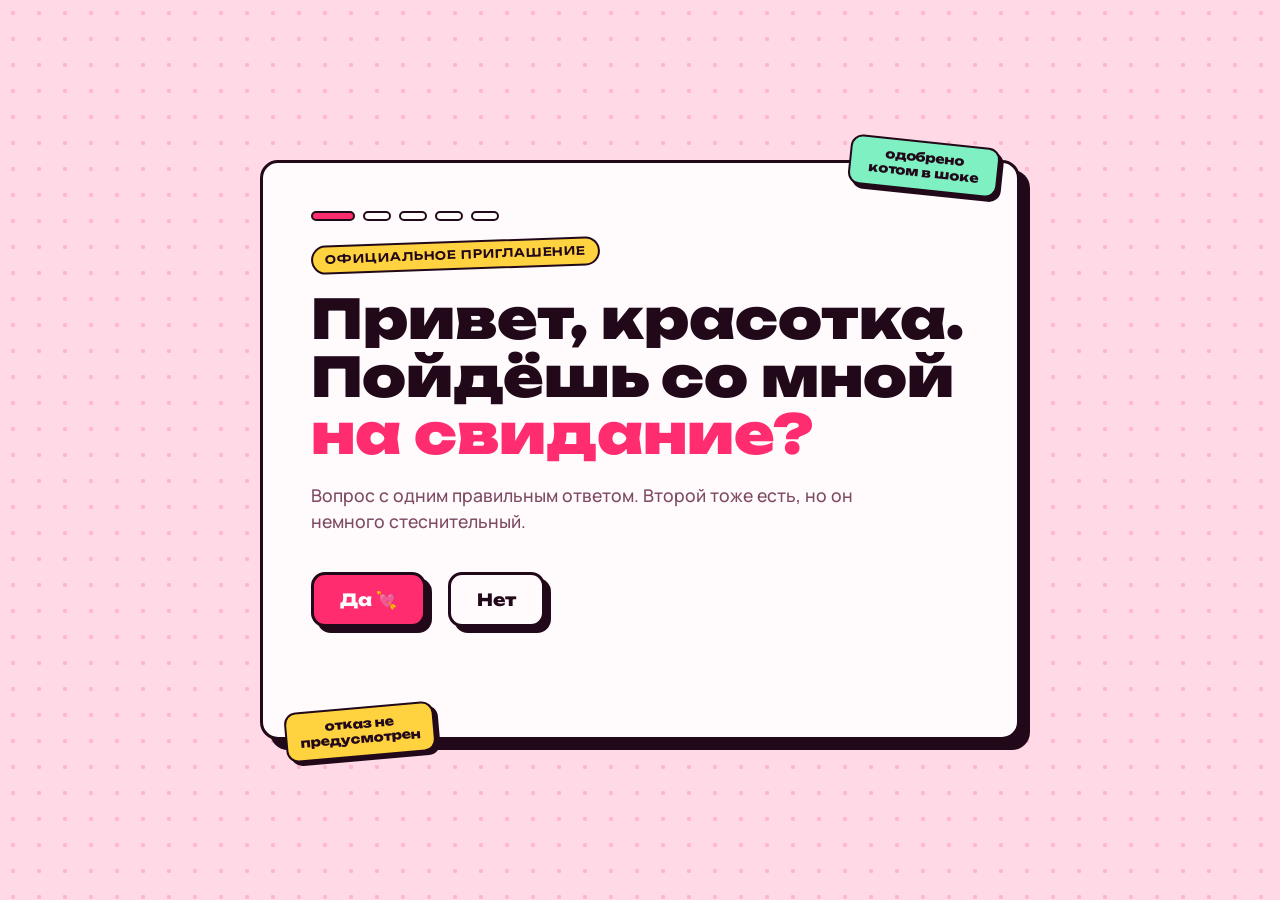
<file: index.html>
<!doctype html>
<html lang="ru">
<head>
<meta charset="utf-8">
<meta name="viewport" content="width=device-width, initial-scale=1, viewport-fit=cover">
<title>Пойдёшь на свидание?</title>
<link rel="preconnect" href="https://fonts.googleapis.com">
<link rel="preconnect" href="https://fonts.gstatic.com" crossorigin>
<link rel="stylesheet" href="https://fonts.googleapis.com/css2?family=Unbounded:wght@600;800;900&family=Manrope:wght@500;700;800&display=swap">
<link rel="stylesheet" href="assets/style.css">
<link rel="prefetch" href="plan.html">
<script src="assets/app.js" defer></script>
</head>
<body data-page="ask">
<main class="stage">
  <div class="sheet">
    <span class="sticker sticker--a" aria-hidden="true">одобрено котом в шоке</span>
    <span class="sticker sticker--b" aria-hidden="true">отказ не предусмотрен</span>
    <section class="step" aria-labelledby="askTitle">
      <ol class="progress" aria-label="Шаг 1 из 5">
        <li class="is-current" aria-current="step"></li><li></li><li></li><li></li><li></li>
      </ol>
      <span class="eyebrow">Официальное приглашение</span>
      <h1 id="askTitle"><span id="greeting">Привет, красотка.</span><br>Пойдёшь со мной <span class="hl">на свидание?</span></h1>
      <p class="lead">Вопрос с одним правильным ответом. Второй тоже есть, но он немного стеснительный.</p>
      <div class="ask-row">
        <button class="btn btn--yes" id="yesBtn" type="button">Да 💘</button>
        <span class="no-slot" id="noSlot">
          <button class="btn" id="noBtn" type="button">Нет</button>
        </span>
      </div>
      <p class="taunt" id="taunt" aria-live="polite"></p>
      <p class="hint" id="hint" hidden>Подсказка: правильная кнопка розовая и становится всё больше 👈</p>
    </section>
  </div>
</main>
</body>
</html>
</file>
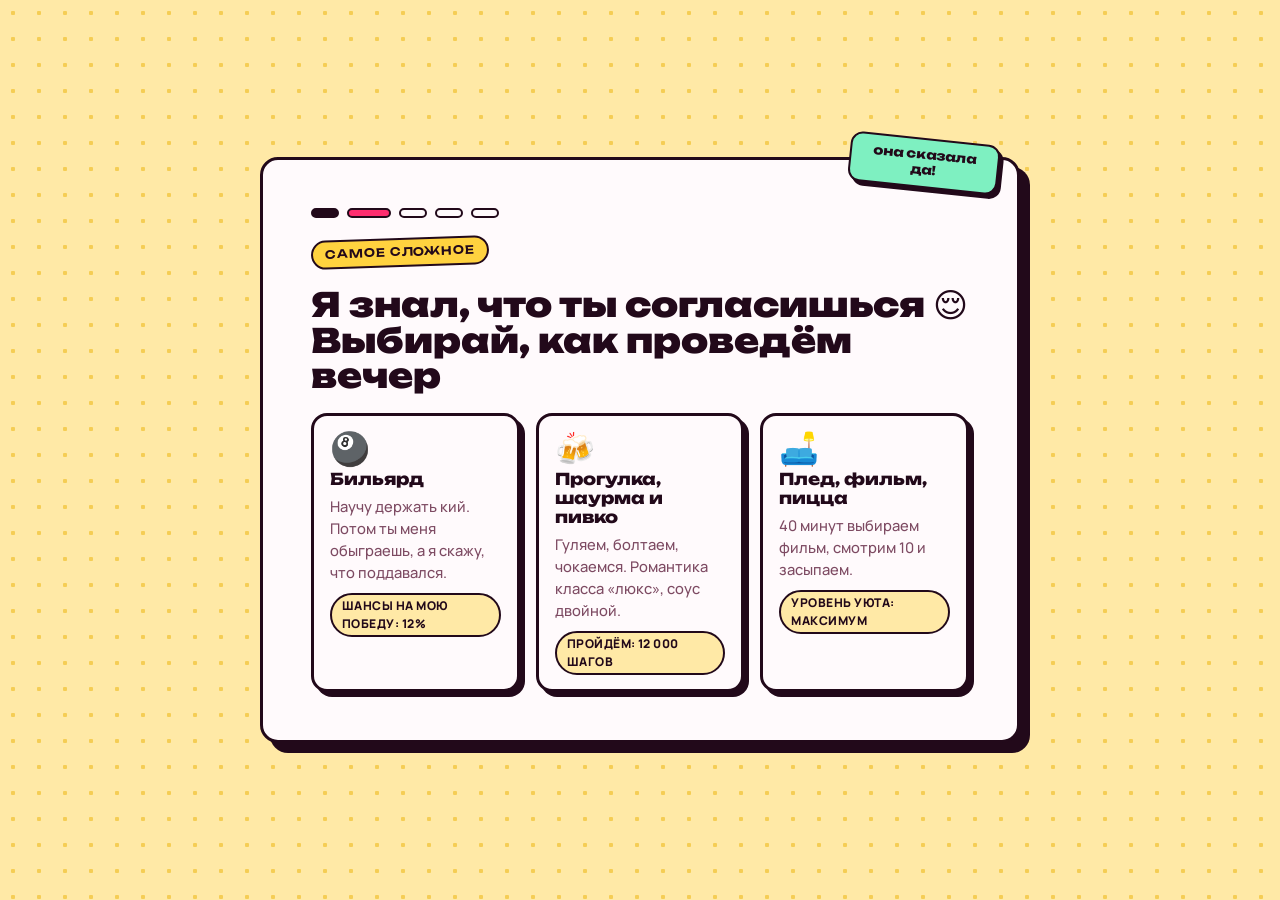
<file: done.html>
<!doctype html>
<html lang="ru">
<head>
<meta charset="utf-8">
<meta name="viewport" content="width=device-width, initial-scale=1, viewport-fit=cover">
<title>Свидание назначено!</title>
<link rel="preconnect" href="https://fonts.googleapis.com">
<link rel="preconnect" href="https://fonts.gstatic.com" crossorigin>
<link rel="stylesheet" href="https://fonts.googleapis.com/css2?family=Unbounded:wght@600;800;900&family=Manrope:wght@500;700;800&display=swap">
<link rel="stylesheet" href="assets/style.css">
<script src="assets/app.js" defer></script>
</head>
<body data-page="done">
<main class="stage">
  <div class="sheet">
    <span class="sticker sticker--a" aria-hidden="true">печать поставлена</span>
    <section class="step" aria-labelledby="doneTitle">
      <ol class="progress" aria-label="Шаг 5 из 5">
        <li class="is-done"></li><li class="is-done"></li><li class="is-done"></li><li class="is-done"></li><li class="is-current" aria-current="step"></li>
      </ol>
      <span class="eyebrow">Бронь подтверждена</span>
      <h2 id="doneTitle">Свидание назначено! 🎉</h2>
      <p class="lead">Сделай скриншот и отправь мне. Это теперь юридический документ.</p>
      <dl class="ticket">
        <div class="ticket-row"><dt>Билет</dt><dd class="ticket-no" id="tNo">№ 000001</dd></div>
        <div class="ticket-row"><dt>Что</dt><dd id="tWhat">—</dd></div>
        <div class="ticket-row"><dt>Когда</dt><dd id="tWhen">—</dd></div>
        <div class="ticket-row"><dt>Дресс-код</dt><dd>Красивая (уже выполнено)</dd></div>
        <div class="ticket-row"><dt>Попыток отказа</dt><dd id="tTries">0</dd></div>
        <div class="ticket-row"><dt>Попыток перенести</dt><dd id="tDodges">0</dd></div>
        <div class="ticket-row"><dt>От кого</dt><dd id="tFrom">Твой бармен</dd></div>
      </dl>
      <div class="actions">
        <button class="btn btn--yes" id="copyBtn" type="button">Скопировать мне ответ</button>
        <button class="btn btn--ghost" id="againBtn" type="button">Выбрать заново</button>
      </div>
      <p class="copied" id="copied" aria-live="polite"></p>
    </section>
  </div>
</main>
</body>
</html>
</file>
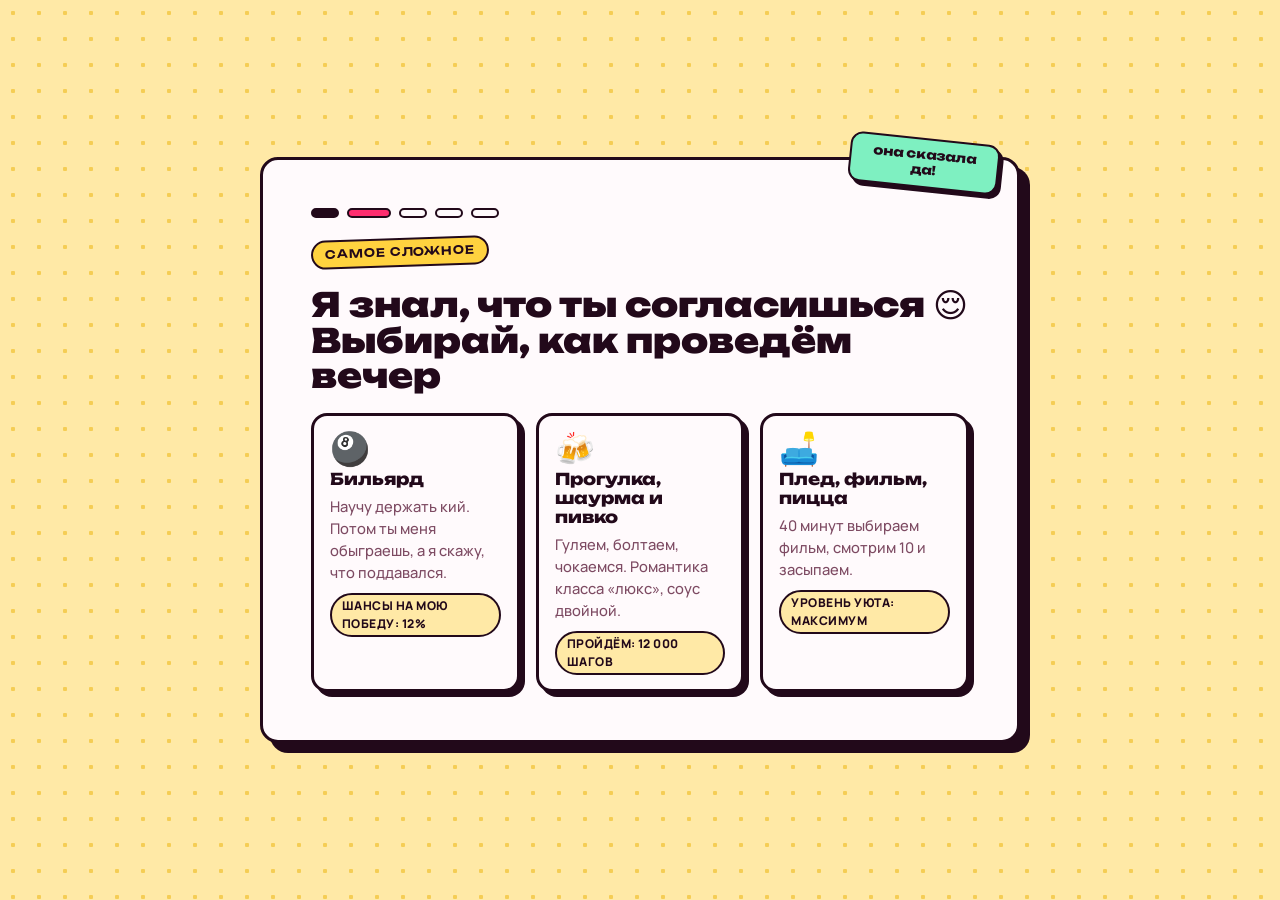
<file: plan.html>
<!doctype html>
<html lang="ru">
<head>
<meta charset="utf-8">
<meta name="viewport" content="width=device-width, initial-scale=1, viewport-fit=cover">
<title>Выбираем свидание</title>
<link rel="preconnect" href="https://fonts.googleapis.com">
<link rel="preconnect" href="https://fonts.gstatic.com" crossorigin>
<link rel="stylesheet" href="https://fonts.googleapis.com/css2?family=Unbounded:wght@600;800;900&family=Manrope:wght@500;700;800&display=swap">
<link rel="stylesheet" href="assets/style.css">
<link rel="prefetch" href="when.html">
<script src="assets/app.js" defer></script>
</head>
<body data-page="plan">
<main class="stage">
  <div class="sheet">
    <span class="sticker sticker--a" aria-hidden="true">она сказала да!</span>
    <section class="step" aria-labelledby="planTitle">
      <ol class="progress" aria-label="Шаг 2 из 5">
        <li class="is-done"></li><li class="is-current" aria-current="step"></li><li></li><li></li><li></li>
      </ol>
      <span class="eyebrow">Самое сложное</span>
      <h2 id="planTitle">Я знал, что ты согласишься 😌<br>Выбирай, как проведём вечер</h2>
      <div class="options" id="planOptions">
        <button class="option" type="button" data-plan="billiard">
          <span class="emoji" aria-hidden="true">🎱</span>
          <span class="name">Бильярд</span>
          <span class="joke">Научу держать кий. Потом ты меня обыграешь, а я скажу, что поддавался.</span>
          <span class="meter">Шансы на мою победу: 12%</span>
        </button>
        <button class="option" type="button" data-plan="walk">
          <span class="emoji" aria-hidden="true">🍻</span>
          <span class="name">Прогулка, шаурма и пивко</span>
          <span class="joke">Гуляем, болтаем, чокаемся. Романтика класса «люкс», соус двойной.</span>
          <span class="meter">Пройдём: 12 000 шагов</span>
        </button>
        <button class="option" type="button" data-plan="home">
          <span class="emoji" aria-hidden="true">🛋️</span>
          <span class="name">Плед, фильм, пицца</span>
          <span class="joke">40 минут выбираем фильм, смотрим 10 и засыпаем.</span>
          <span class="meter">Уровень уюта: максимум</span>
        </button>
      </div>
    </section>
  </div>
</main>
</body>
</html>
</file>
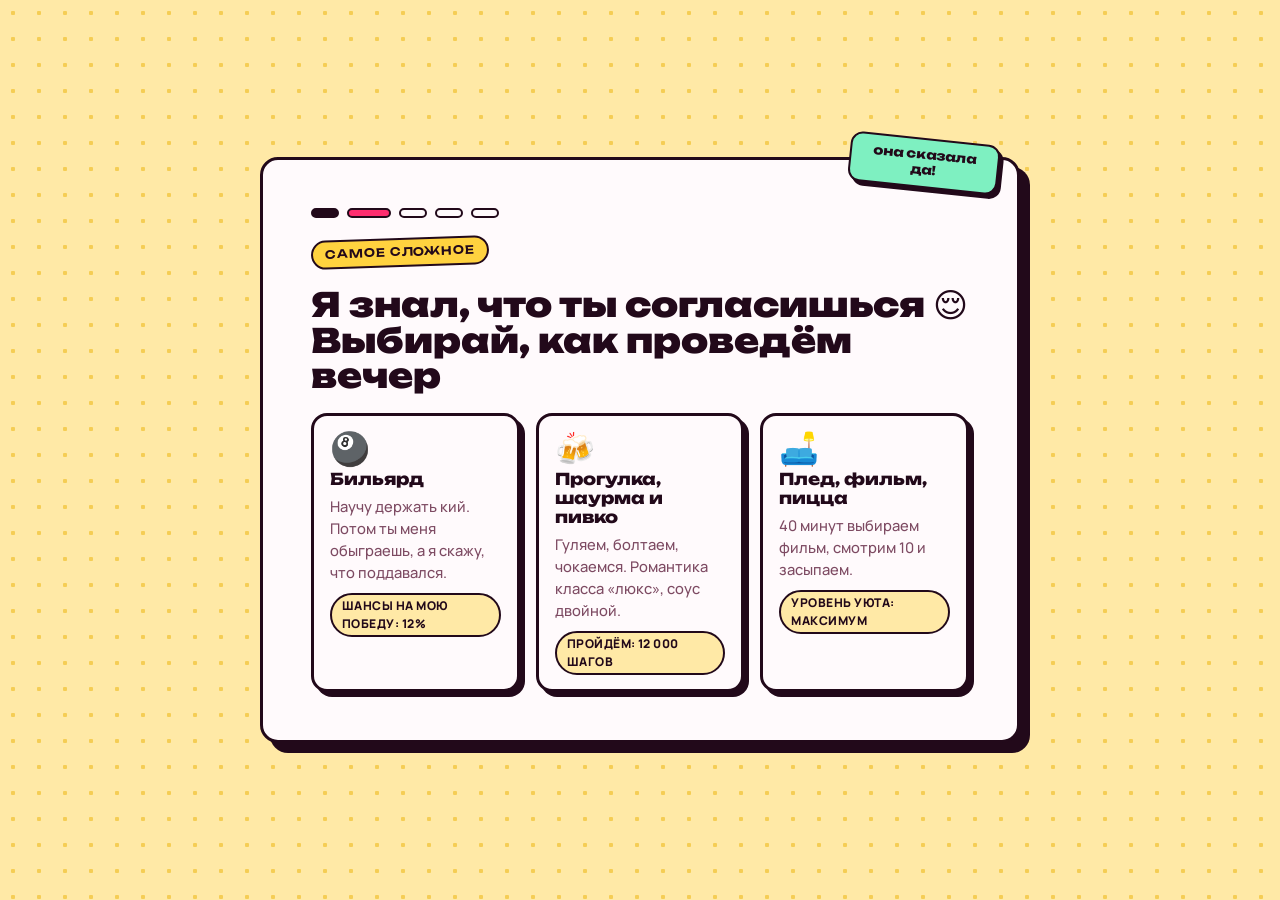
<file: time.html>
<!doctype html>
<html lang="ru">
<head>
<meta charset="utf-8">
<meta name="viewport" content="width=device-width, initial-scale=1, viewport-fit=cover">
<title>Во сколько?</title>
<link rel="preconnect" href="https://fonts.googleapis.com">
<link rel="preconnect" href="https://fonts.gstatic.com" crossorigin>
<link rel="stylesheet" href="https://fonts.googleapis.com/css2?family=Unbounded:wght@600;800;900&family=Manrope:wght@500;700;800&display=swap">
<link rel="stylesheet" href="assets/style.css">
<link rel="prefetch" href="done.html">
<script src="assets/app.js" defer></script>
</head>
<body data-page="time">
<main class="stage">
  <div class="sheet">
    <span class="sticker sticker--a" aria-hidden="true">ночь наша</span>
    <section class="step" aria-labelledby="timeTitle">
      <ol class="progress" aria-label="Шаг 4 из 5">
        <li class="is-done"></li><li class="is-done"></li><li class="is-done"></li><li class="is-current" aria-current="step"></li><li></li>
      </ol>
      <span class="eyebrow">Финишная прямая</span>
      <h2 id="timeTitle">Сегодня, значит сегодня 😎<br>Во сколько за тобой зайти?</h2>
      <div class="options options--time" id="timeOptions">
        <button class="option" type="button" data-time="21:00">
          <span class="clock">21:00</span>
          <span class="joke">Только стемнело. Всё по-взрослому.</span>
        </button>
        <button class="option" type="button" data-time="21:30">
          <span class="clock">21:30</span>
          <span class="joke">Успею побриться и надушиться.</span>
        </button>
        <button class="option" type="button" data-time="22:00">
          <span class="clock">22:00</span>
          <span class="joke">Город наш, фонари включены.</span>
        </button>
        <button class="option" type="button" data-time="22:30">
          <span class="clock">22:30</span>
          <span class="joke">Самое время для романтики.</span>
        </button>
        <button class="option" type="button" data-time="23:00">
          <span class="clock">23:00</span>
          <span class="joke">Совы вылетают на охоту 🦉</span>
        </button>
      </div>
    </section>
  </div>
</main>
</body>
</html>
</file>
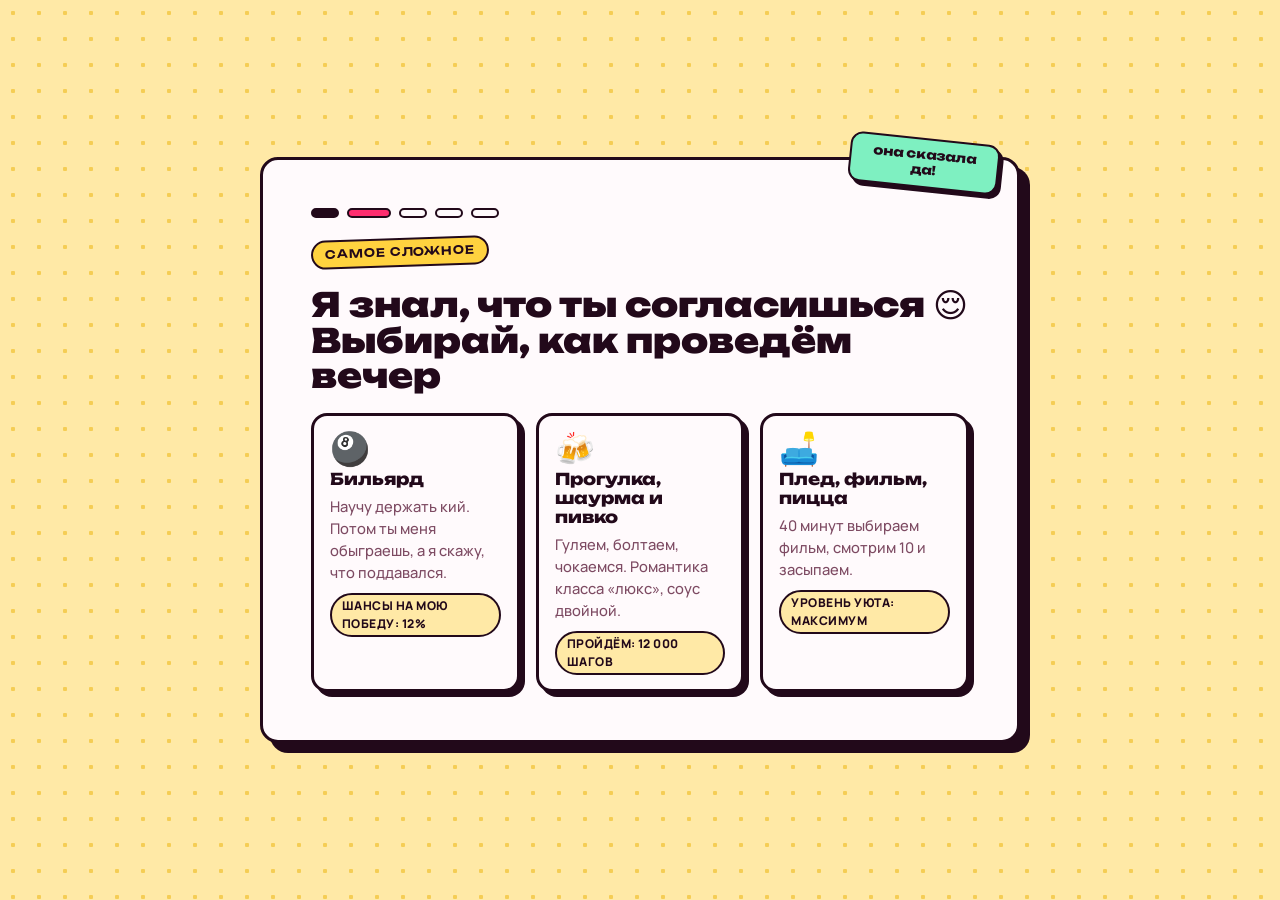
<file: when.html>
<!doctype html>
<html lang="ru">
<head>
<meta charset="utf-8">
<meta name="viewport" content="width=device-width, initial-scale=1, viewport-fit=cover">
<title>Когда идём?</title>
<link rel="preconnect" href="https://fonts.googleapis.com">
<link rel="preconnect" href="https://fonts.gstatic.com" crossorigin>
<link rel="stylesheet" href="https://fonts.googleapis.com/css2?family=Unbounded:wght@600;800;900&family=Manrope:wght@500;700;800&display=swap">
<link rel="stylesheet" href="assets/style.css">
<link rel="prefetch" href="time.html">
<script src="assets/app.js" defer></script>
</head>
<body data-page="when">
<main class="stage">
  <div class="sheet">
    <span class="sticker sticker--b" aria-hidden="true">переносы не принимаются</span>
    <section class="step" aria-labelledby="whenTitle">
      <ol class="progress" aria-label="Шаг 3 из 5">
        <li class="is-done"></li><li class="is-done"></li><li class="is-current" aria-current="step"></li><li></li><li></li>
      </ol>
      <span class="eyebrow">Выбираем день</span>
      <h2 id="whenTitle"><span id="planEcho">Отличный выбор.</span><br>Когда идём?</h2>
      <div class="options options--compact" id="whenOptions">
        <button class="option" type="button" data-day="today">
          <span class="emoji" aria-hidden="true">⚡</span>
          <span class="name">Сегодня</span>
          <span class="joke">Я уже стою у двери. Шучу. Почти.</span>
        </button>
        <button class="option" type="button" data-day="tomorrow">
          <span class="emoji" aria-hidden="true">🌅</span>
          <span class="name">Завтра</span>
          <span class="joke">Успею погладить рубашку.</span>
        </button>
        <button class="option" type="button" data-day="weekend">
          <span class="emoji" aria-hidden="true">🗓️</span>
          <span class="name">На выходных</span>
          <span class="joke">Ждать долго, но я сильный.</span>
        </button>
        <button class="option" type="button" data-day="later">
          <span class="emoji" aria-hidden="true">👑</span>
          <span class="name">Когда скажешь</span>
          <span class="joke">Ты главная, я просто водитель.</span>
        </button>
      </div>
      <p class="taunt" id="whenTaunt" aria-live="polite"></p>
    </section>
  </div>
</main>
</body>
</html>
</file>
<file: assets/style.css>
/* Layout: one "sticker sheet" card per page, neo-brutalist outlines + offset shadows; each page has its own background tint */
:root {
  --bg-ask: #ffd9e6;  --dots-ask: #ffb8cf;
  --bg-plan: #ffe9a6; --dots-plan: #f5cd55;
  --bg-when: #c8f3df; --dots-when: #8fdfbb;
  --bg-time: #e2d8ff; --dots-time: #c1afff;
  --bg: var(--bg-ask);
  --dots: var(--dots-ask);
  --paper: #fffafc;
  --ink: #22091a;
  --line: #22091a;
  --muted: #7d4a62;
  --accent: #ff2d6f;
  --on-accent: #ffffff;
  --sticker: #ffd23f;
  --mint: #7ef0c1;
  --font-display: "Unbounded", "Arial Black", system-ui, sans-serif;
  --font-body: "Manrope", "Segoe UI", system-ui, sans-serif;
  --text-hero: clamp(1.9rem, 1.2rem + 3.6vw, 3.4rem);
  --text-h2: clamp(1.35rem, 1rem + 1.8vw, 2.1rem);
  --text-base: clamp(1rem, 0.95rem + 0.25vw, 1.1rem);
  --radius: 18px;
  --shadow: 6px 6px 0 var(--line);
  --ease-pop: cubic-bezier(0.34, 1.56, 0.64, 1);
  --page-in: 0.5s;
  --page-out: 0.32s;
  color-scheme: light;
}
@media (prefers-color-scheme: dark) {
  :root {
    --bg-ask: #1c0a14;  --dots-ask: #3a1528;
    --bg-plan: #1d1608; --dots-plan: #3d2e0b;
    --bg-when: #08190f; --dots-when: #14402a;
    --bg-time: #120c22; --dots-time: #2c1f52;
    --paper: #2b1020; --ink: #ffeaf2; --line: #ff9fbe;
    --muted: #d3a3b8; --accent: #ff5c90; --on-accent: #1c0a14; --sticker: #ffd23f; --mint: #5fd9a8;
    color-scheme: dark;
  }
}

body[data-page="plan"] { --bg: var(--bg-plan); --dots: var(--dots-plan); }
body[data-page="when"] { --bg: var(--bg-when); --dots: var(--dots-when); }
body[data-page="time"] { --bg: var(--bg-time); --dots: var(--dots-time); }

@media (prefers-reduced-motion: no-preference) {
  @view-transition { navigation: auto; }
}

*, *::before, *::after { box-sizing: border-box; }
[hidden] { display: none !important; }
html, body { height: 100%; }
body {
  margin: 0;
  background-color: var(--bg);
  background-image: radial-gradient(var(--dots) 2px, transparent 2.5px);
  background-size: 26px 26px;
  color: var(--ink);
  font-family: var(--font-body);
  font-size: var(--text-base);
  line-height: 1.5;
  overflow-x: hidden;
}
.stage {
  min-height: 100%;
  display: grid;
  place-items: center;
  padding-block: max(40px, env(safe-area-inset-top, 0px)) max(40px, env(safe-area-inset-bottom, 0px));
  padding-left: max(16px, env(safe-area-inset-left, 0px));
  padding-right: max(16px, env(safe-area-inset-right, 0px));
}
.sheet {
  position: relative;
  width: 100%;
  max-width: 760px;
  background: var(--paper);
  border: 3px solid var(--line);
  border-radius: var(--radius);
  box-shadow: 10px 10px 0 var(--line);
  padding: clamp(24px, 5vw, 48px);
  animation: page-in var(--page-in) var(--ease-pop) backwards;
}
body.is-leaving .sheet { animation: page-out var(--page-out) ease-in forwards; }
.step { display: grid; gap: 20px; }

/* Progress */
.progress { display: flex; gap: 8px; list-style: none; margin: 0; padding: 0; }
.progress li {
  width: 28px; height: 10px;
  border: 2px solid var(--line);
  border-radius: 999px;
  background: var(--paper);
}
.progress li.is-done { background: var(--line); }
.progress li.is-current { background: var(--accent); width: 44px; }

.eyebrow {
  justify-self: start;
  font-family: var(--font-display);
  font-weight: 600;
  font-size: 0.72rem;
  letter-spacing: 0.08em;
  text-transform: uppercase;
  background: var(--sticker);
  color: #22091a;
  border: 2px solid var(--line);
  border-radius: 999px;
  padding: 4px 12px;
  transform: rotate(-2deg);
}
h1, h2 {
  font-family: var(--font-display);
  font-weight: 900;
  line-height: 1.05;
  margin: 0;
  text-wrap: balance;
}
h1 { font-size: var(--text-hero); }
h2 { font-size: var(--text-h2); }
h1 .hl { color: var(--accent); }
.lead { margin: 0; color: var(--muted); max-width: 52ch; font-weight: 500; }

/* Stickers */
.sticker {
  position: absolute;
  font-family: var(--font-display);
  font-weight: 800;
  font-size: 0.78rem;
  line-height: 1.2;
  border: 2.5px solid var(--line);
  border-radius: 12px;
  padding: 8px 12px;
  box-shadow: 4px 4px 0 var(--line);
  pointer-events: none;
  max-width: 150px;
  text-align: center;
  color: #22091a;
}
.sticker--a { top: -22px; right: 18px; background: var(--mint); transform: rotate(6deg); }
.sticker--b { bottom: -20px; left: 22px; background: var(--sticker); transform: rotate(-5deg); }

/* Buttons */
.btn {
  font-family: var(--font-display);
  font-weight: 800;
  font-size: 1.05rem;
  border: 3px solid var(--line);
  border-radius: 14px;
  padding: 14px 26px;
  cursor: pointer;
  box-shadow: var(--shadow);
  transition: transform 0.15s ease, box-shadow 0.15s ease;
  -webkit-tap-highlight-color: transparent;
}
.btn:focus-visible, .option:focus-visible { outline: 3px dashed var(--accent); outline-offset: 4px; }
.btn--yes { background: var(--accent); color: var(--on-accent); }
.btn--yes:hover { transform: translate(-2px, -2px) scale(var(--grow, 1)); box-shadow: 8px 8px 0 var(--line); }
.btn--yes:active { transform: translate(4px, 4px) scale(var(--grow, 1)); box-shadow: 2px 2px 0 var(--line); }
.btn--ghost { background: var(--paper); color: var(--ink); }
.btn--ghost:hover { transform: translate(-2px, -2px); box-shadow: 8px 8px 0 var(--line); }

.ask-row { display: flex; flex-wrap: wrap; align-items: center; gap: 22px; padding-block: 10px; min-height: 90px; }
#yesBtn { transform: scale(var(--grow, 1)); transform-origin: left center; transition: transform 0.35s var(--ease-pop), box-shadow 0.15s ease; }
#noBtn { background: var(--paper); color: var(--ink); white-space: nowrap; z-index: 50; touch-action: none; }
#noBtn.is-running { position: fixed; left: 0; top: 0; transition: transform 0.28s var(--ease-pop); }
.no-slot { display: inline-block; }
.taunt {
  min-height: 1.6em;
  margin: 0;
  font-family: var(--font-display);
  font-weight: 600;
  font-size: 0.95rem;
  color: var(--accent);
}
.hint { margin: 0; font-size: 0.9rem; color: var(--muted); }

/* Options */
.options { display: grid; grid-template-columns: repeat(auto-fit, minmax(200px, 1fr)); gap: 16px; }
.options--compact { grid-template-columns: repeat(auto-fit, minmax(160px, 1fr)); }
.options--time { grid-template-columns: repeat(auto-fit, minmax(130px, 1fr)); }
.option {
  position: relative;
  display: grid;
  gap: 6px;
  align-content: start;
  text-align: left;
  font: inherit;
  color: var(--ink);
  background: var(--paper);
  border: 3px solid var(--line);
  border-radius: 16px;
  padding: 16px 16px 14px;
  cursor: pointer;
  box-shadow: 5px 5px 0 var(--line);
  transition: transform 0.18s var(--ease-pop), box-shadow 0.18s ease, opacity 0.18s ease;
  min-width: 0;
}
.option:nth-child(odd):hover { transform: translate(-3px, -3px) rotate(-1.2deg); }
.option:nth-child(even):hover { transform: translate(-3px, -3px) rotate(1.2deg); }
.option:hover { box-shadow: 9px 9px 0 var(--line); }
.option:active { transform: translate(3px, 3px); box-shadow: 2px 2px 0 var(--line); }
.option .emoji { font-size: 2rem; line-height: 1; }
.option .name { font-family: var(--font-display); font-weight: 800; font-size: 1.02rem; line-height: 1.15; }
.option .joke { font-size: 0.92rem; color: var(--muted); font-weight: 500; }
.option .clock { font-family: var(--font-display); font-weight: 900; font-size: 1.7rem; line-height: 1; font-variant-numeric: tabular-nums; color: var(--accent); }
.option .meter {
  justify-self: start;
  margin-top: 4px;
  font-size: 0.75rem;
  font-weight: 800;
  letter-spacing: 0.04em;
  text-transform: uppercase;
  background: var(--bg);
  border: 2px solid var(--line);
  border-radius: 999px;
  padding: 2px 10px;
}
.option.is-rejected { opacity: 0.55; }
.option.is-rejected .name { text-decoration: line-through 3px var(--accent); }

/* Ticket */
.ticket {
  display: grid;
  margin: 0;
  border: 3px dashed var(--line);
  border-radius: 16px;
  background: var(--bg);
  overflow: hidden;
}
.ticket-row { display: grid; grid-template-columns: 9.5em 1fr; gap: 12px; padding: 12px 18px; border-bottom: 2px dashed var(--line); }
.ticket-row:last-child { border-bottom: 0; }
.ticket-row dt { font-size: 0.75rem; text-transform: uppercase; letter-spacing: 0.08em; font-weight: 800; color: var(--muted); padding-top: 3px; }
.ticket-row dd { margin: 0; font-weight: 800; min-width: 0; }
.ticket-no { font-variant-numeric: tabular-nums; }
.actions { display: flex; flex-wrap: wrap; gap: 14px; }
.copied { margin: 0; font-size: 0.9rem; color: var(--muted); min-height: 1.4em; white-space: pre-line; }

.confetti { position: fixed; inset: 0; width: 100%; height: 100%; pointer-events: none; z-index: 100; }

@keyframes page-in { from { opacity: 0; transform: translateX(60px) rotate(2deg); } to { opacity: 1; transform: none; } }
@keyframes page-out { to { opacity: 0; transform: translateX(-60px) rotate(-2deg); } }
@keyframes wobble { 0%, 100% { transform: rotate(0); } 25% { transform: rotate(-4deg); } 75% { transform: rotate(4deg); } }
.wobble { animation: wobble 0.4s ease; }

@media (max-width: 520px) {
  .ticket-row { grid-template-columns: 1fr; gap: 2px; }
  .sticker { font-size: 0.68rem; max-width: 120px; }
}
@media (prefers-reduced-motion: reduce) {
  *, *::before, *::after { animation-duration: 0.01ms !important; transition-duration: 0.01ms !important; }
}
</file>
